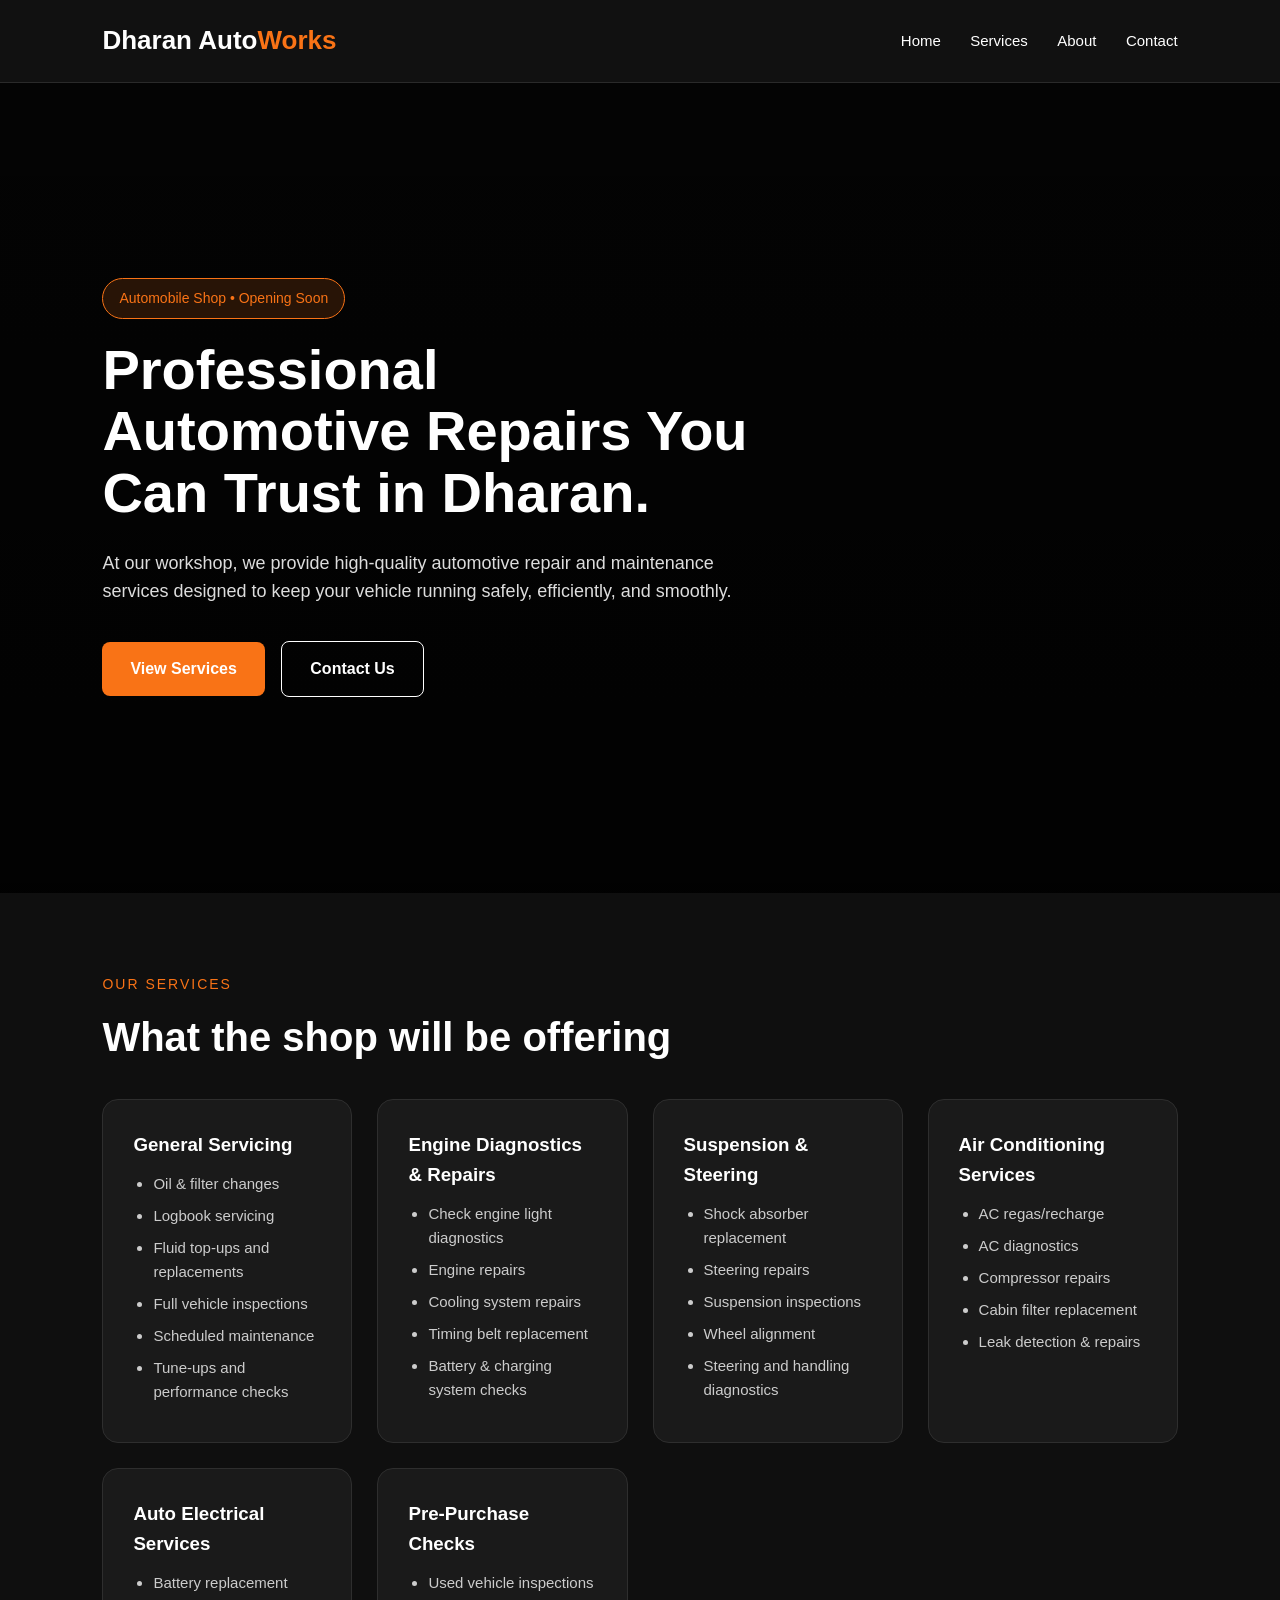
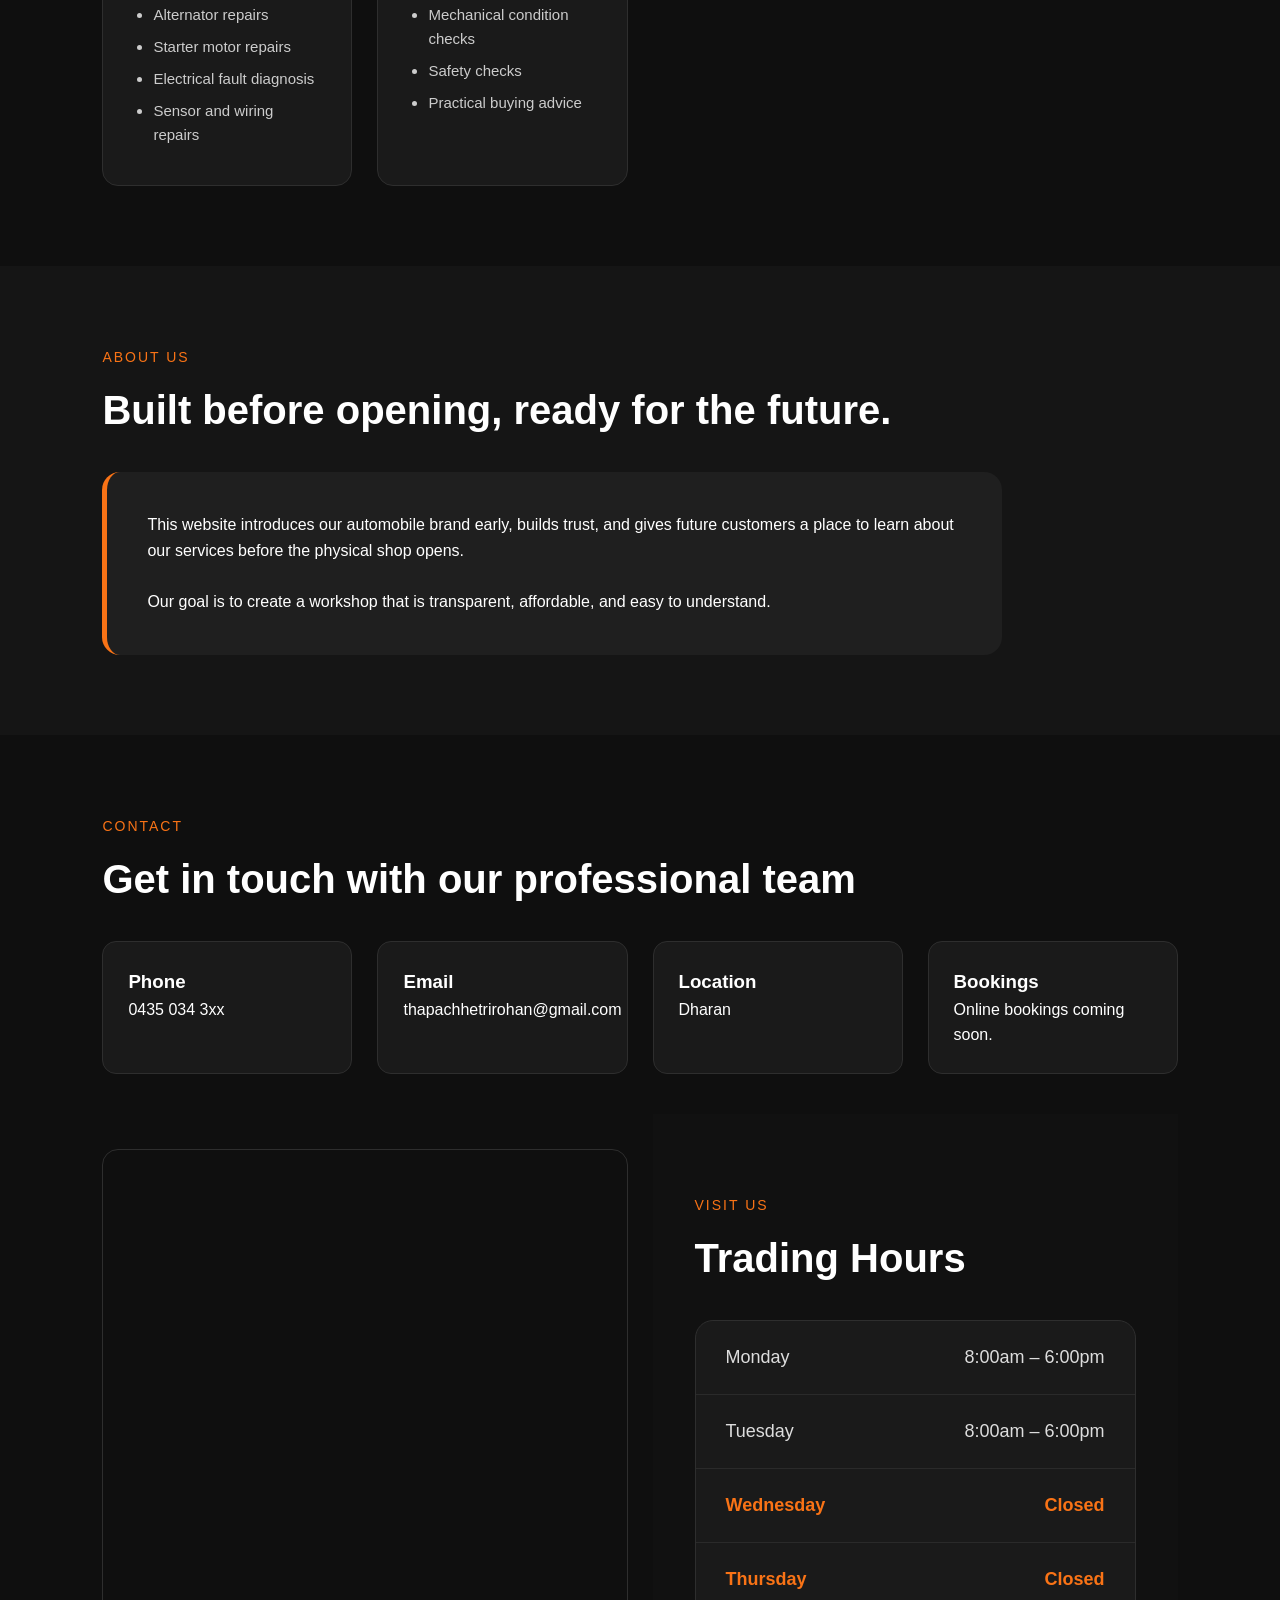
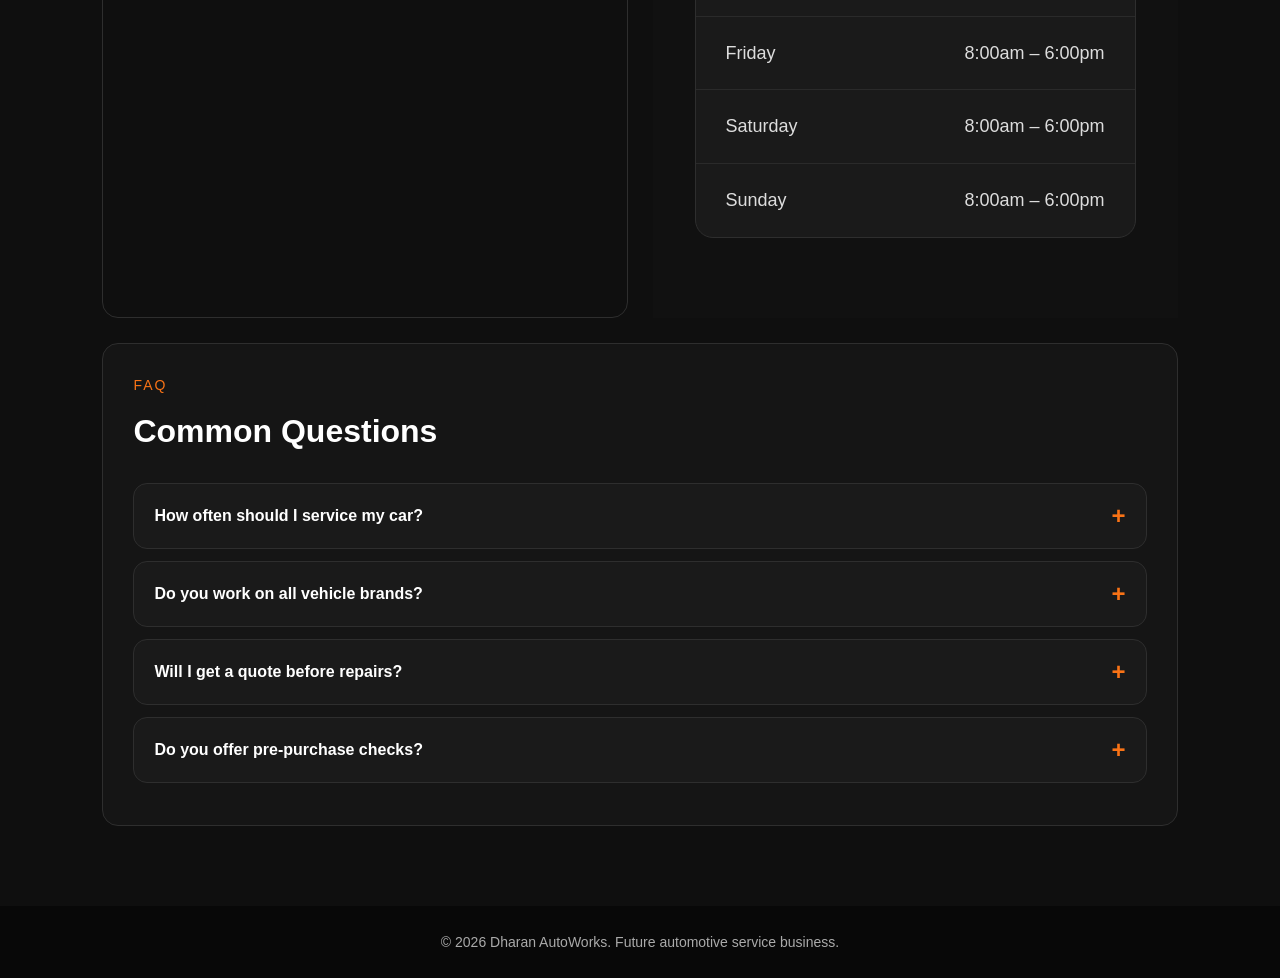
<file: index.html>
<!DOCTYPE html>
<html lang="en">
<head>
  <meta charset="UTF-8" />
  <meta name="viewport" content="width=device-width, initial-scale=1.0" />
  <title>Dharan AutoWorks | Future Automobile Shop</title>
  <link rel="stylesheet" href="style.css" />
</head>
<body>

  <header>
    <div class="logo">Dharan Auto<span>Works</span></div>
    <nav>
      <a href="#home">Home</a>
      <a href="#services">Services</a>
      <a href="#about">About</a>
      <a href="#contact">Contact</a>
    </nav>
  </header>

  <section class="hero" id="home">
    <div class="hero-content">
      <span class="badge">Automobile Shop • Opening Soon</span>
      <h1>Professional Automotive Repairs You Can Trust in Dharan.</h1>
      <p>
        At our workshop, we provide high-quality automotive repair and maintenance services designed to keep your vehicle running safely, efficiently, and smoothly.
      </p>
      <a href="#services" class="btn">View Services</a>
      <a href="#contact" class="btn btn-outline">Contact Us</a>
    </div>
  </section>

  <section id="services">
    <p class="section-title">Our Services</p>
    <h2>What the shop will be offering</h2>

    <div class="services-grid">

      <div class="card">
        <h3>General Servicing</h3>
        <ul>
          <li>Oil & filter changes</li>
          <li>Logbook servicing</li>
          <li>Fluid top-ups and replacements</li>
          <li>Full vehicle inspections</li>
          <li>Scheduled maintenance</li>
          <li>Tune-ups and performance checks</li>
        </ul>
      </div>

      <div class="card">
        <h3>Engine Diagnostics & Repairs</h3>
        <ul>
          <li>Check engine light diagnostics</li>
          <li>Engine repairs</li>
          <li>Cooling system repairs</li>
          <li>Timing belt replacement</li>
          <li>Battery & charging system checks</li>
        </ul>
      </div>

      <div class="card">
        <h3>Suspension & Steering</h3>
        <ul>
          <li>Shock absorber replacement</li>
          <li>Steering repairs</li>
          <li>Suspension inspections</li>
          <li>Wheel alignment</li>
          <li>Steering and handling diagnostics</li>
        </ul>
      </div>

      <div class="card">
        <h3>Air Conditioning Services</h3>
        <ul>
          <li>AC regas/recharge</li>
          <li>AC diagnostics</li>
          <li>Compressor repairs</li>
          <li>Cabin filter replacement</li>
          <li>Leak detection & repairs</li>
        </ul>
      </div>

      <div class="card">
        <h3>Auto Electrical Services</h3>
        <ul>
          <li>Battery replacement</li>
          <li>Alternator repairs</li>
          <li>Starter motor repairs</li>
          <li>Electrical fault diagnosis</li>
          <li>Sensor and wiring repairs</li>
        </ul>
      </div>

      <div class="card">
        <h3>Pre-Purchase Checks</h3>
        <ul>
          <li>Used vehicle inspections</li>
          <li>Mechanical condition checks</li>
          <li>Safety checks</li>
          <li>Practical buying advice</li>
        </ul>
      </div>

    </div>
  </section>

  <section class="about" id="about">
    <p class="section-title">About Us</p>
    <h2>Built before opening, ready for the future.</h2>

    <div class="about-box">
      <p>
        This website introduces our automobile brand early, builds trust, and gives future customers a place to learn about our services before the physical shop opens.
      </p>
      <br />
      <p>
        Our goal is to create a workshop that is transparent, affordable, and easy to understand.
      </p>
    </div>
  </section>

  <section id="contact">
    <p class="section-title">Contact</p>
    <h2>Get in touch with our professional team</h2>

    <div class="contact-box">
      <div class="contact-item">
        <h3>Phone</h3>
        <p>0435 034 3xx
        </p>
      </div>

      <div class="contact-item">
        <h3>Email</h3>
        <p>thapachhetrirohan@gmail.com</p>
      </div>

      <div class="contact-item">
        <h3>Location</h3>
        <p> Dharan </p>
      </div>

      <div class="contact-item">
        <h3>Bookings</h3>
        <p>Online bookings coming soon.</p>
      </div>

    </div>
 
<div class="contact-extra">

  <div class="map-box">
    <iframe
      src="https://www.google.com/maps?q=26.814644,87.274342&output=embed"
      allowfullscreen
      loading="lazy">
    </iframe>
  </div>
 
  <section id="hours" class="hours-section">
  <p class="section-title">Visit Us</p>
  <h2>Trading Hours</h2>

  <div class="hours-container">
    <div class="hours-row">
      <span>Monday</span>
      <span>8:00am – 6:00pm</span>
    </div>

    <div class="hours-row">
      <span>Tuesday</span>
      <span>8:00am – 6:00pm</span>
    </div>

    <div class="hours-row closed">
      <span>Wednesday</span>
      <span>Closed</span>
    </div>

    <div class="hours-row closed">
      <span>Thursday</span>
      <span>Closed</span>
    </div>

    <div class="hours-row">
      <span>Friday</span>
      <span>8:00am – 6:00pm</span>
    </div>

    <div class="hours-row">
      <span>Saturday</span>
      <span>8:00am – 6:00pm</span>
    </div>

    <div class="hours-row">
      <span>Sunday</span>
      <span>8:00am – 6:00pm</span>
    </div>
  </div>
</section>



  <div class="faq-mini">
    <p class="section-title">FAQ</p>
    <h2>Common Questions</h2>

    <div class="faq-item">
      <button class="faq-question">
        How often should I service my car?
        <span>+</span>
      </button>
      <div class="faq-answer">
        <p>Most vehicles should be serviced every 5,000 to 10,000 km, or every 6 months depending on driving conditions.</p>
      </div>
    </div>

    <div class="faq-item">
      <button class="faq-question">
        Do you work on all vehicle brands?
        <span>+</span>
      </button>
      <div class="faq-answer">
        <p>Yes, we aim to service most vehicle makes and models including cars, SUVs, and commercial vehicles.</p>
      </div>
    </div>

    <div class="faq-item">
      <button class="faq-question">
        Will I get a quote before repairs?
        <span>+</span>
      </button>
      <div class="faq-answer">
        <p>Yes. We explain the issue, repair options, and estimated cost before major work begins.</p>
      </div>
    </div>

    <div class="faq-item">
      <button class="faq-question">
        Do you offer pre-purchase checks?
        <span>+</span>
      </button>
      <div class="faq-answer">
        <p>Yes. We can inspect used vehicles before purchase to help customers avoid hidden repair costs.</p>
      </div>
    </div>

  </div>
</div>
  </section>

  <footer>
    <p>© 2026 Dharan AutoWorks. Future automotive service business.</p>
  </footer>

  <script src="script.js"></script>
</body>
</html>
</file>
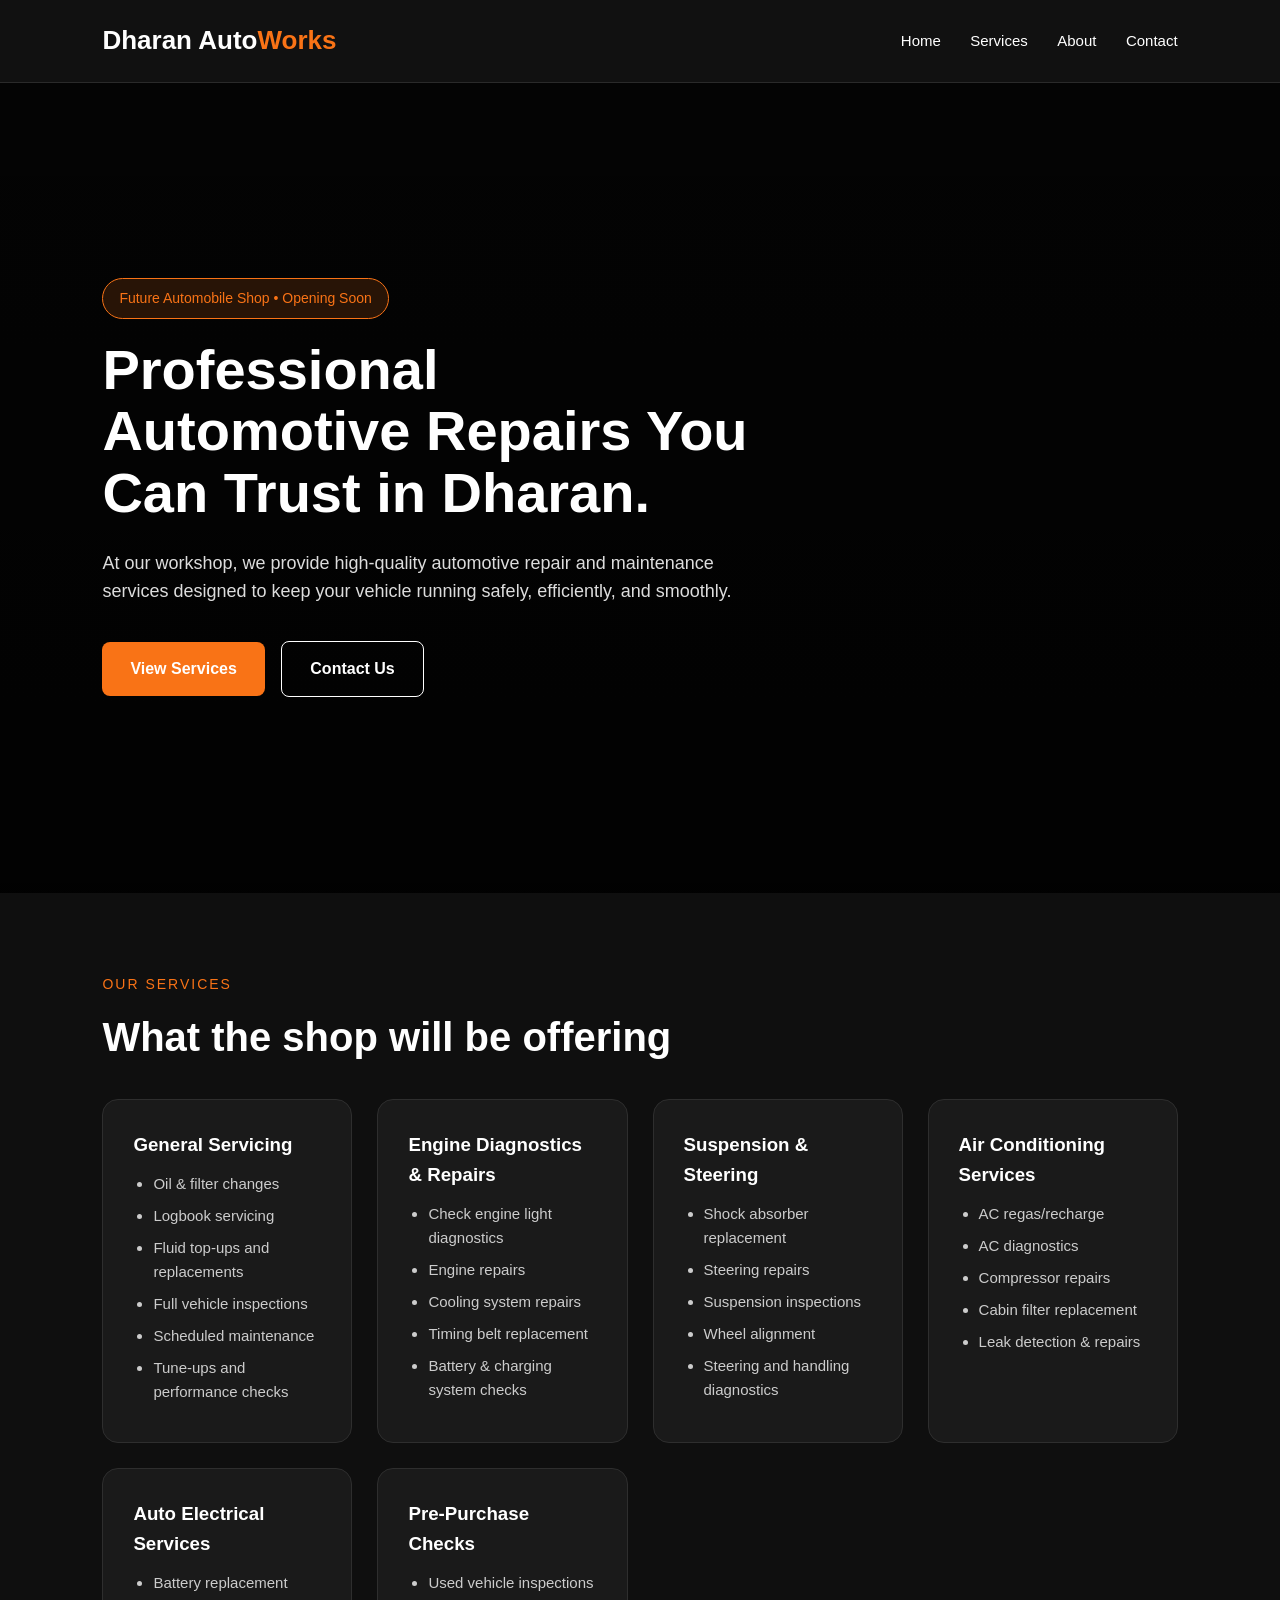
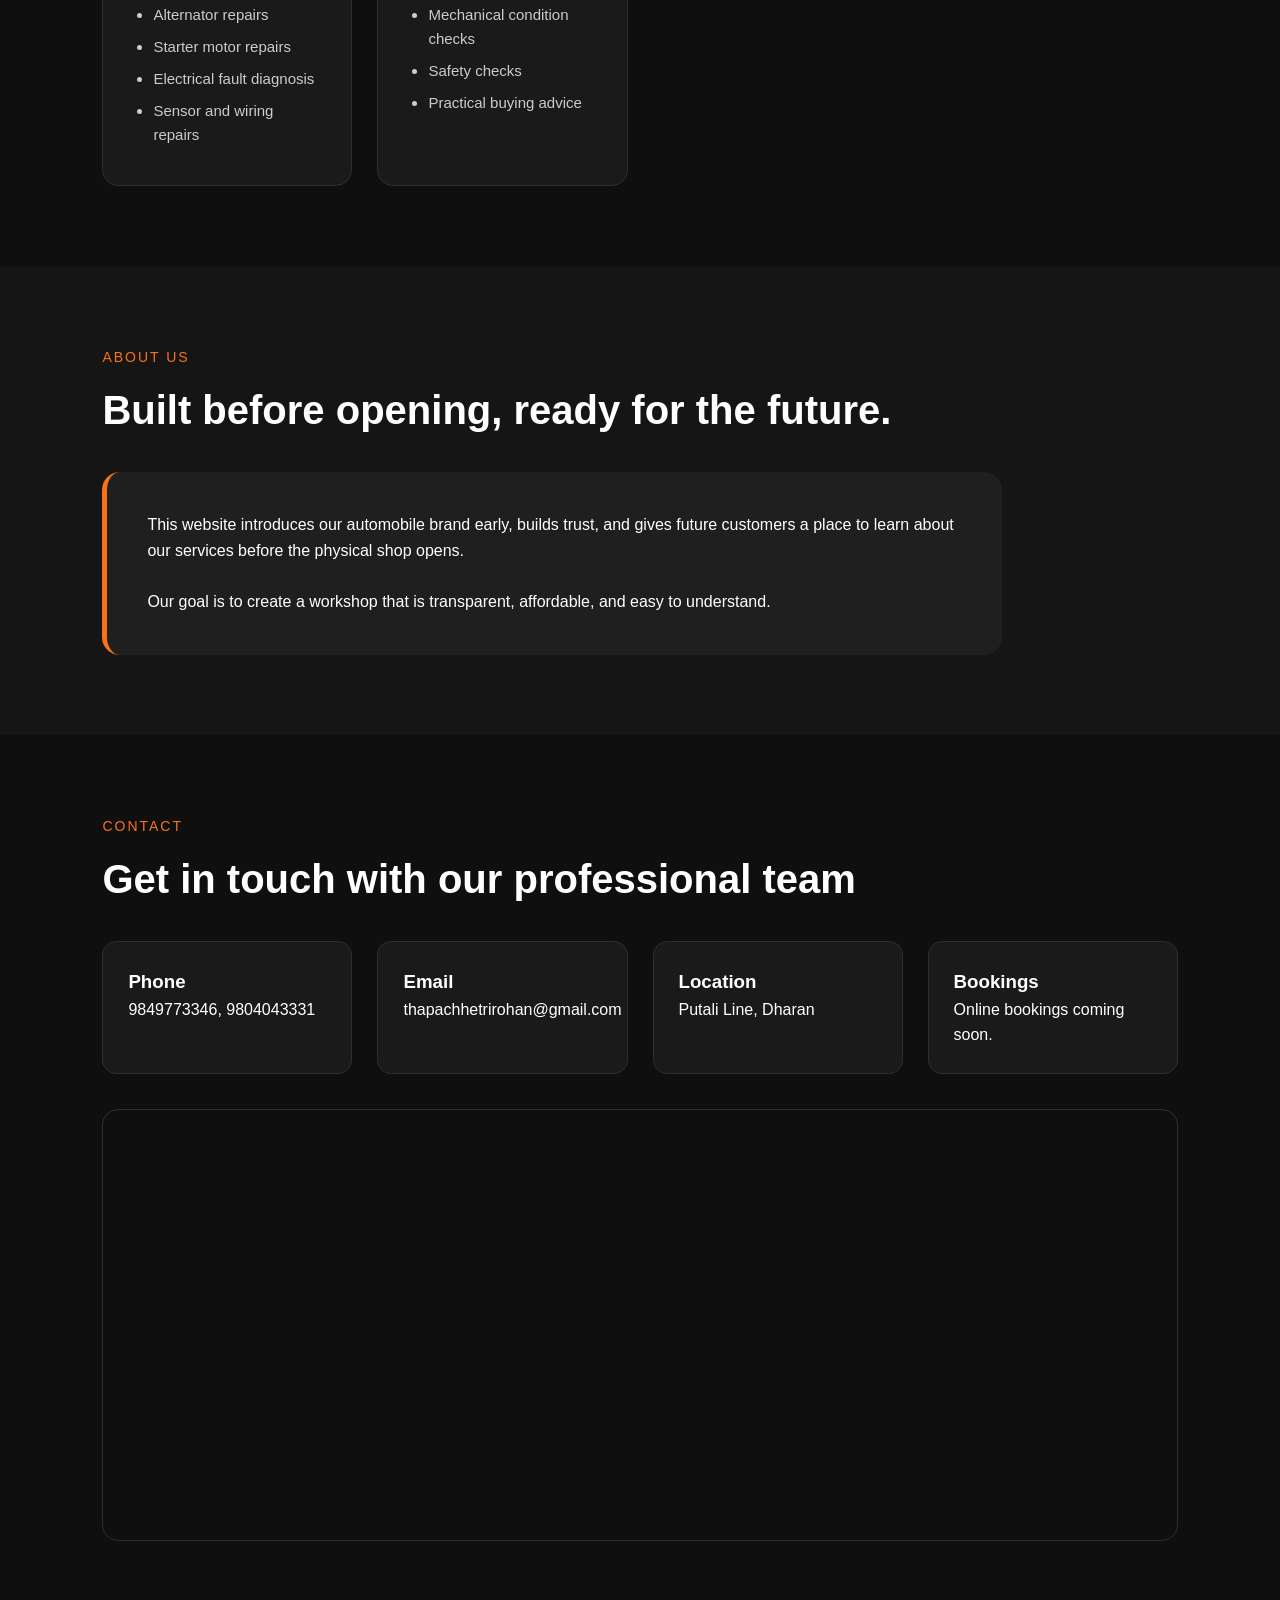
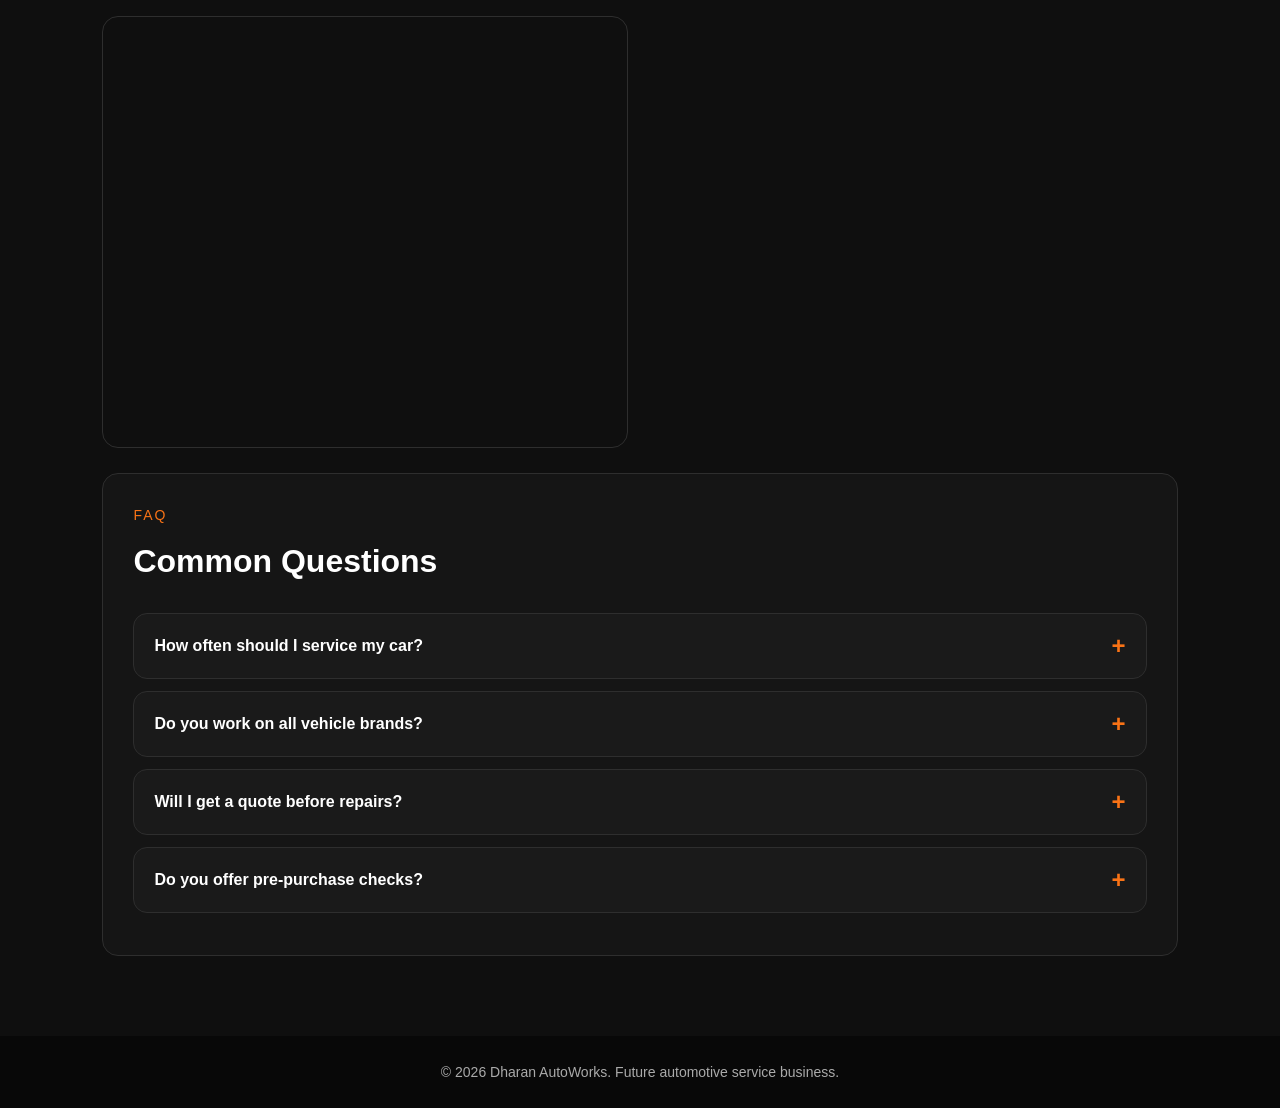
<file: index.htnl.html>
<!DOCTYPE html>
<html lang="en">
<head>
  <meta charset="UTF-8" />
  <meta name="viewport" content="width=device-width, initial-scale=1.0" />
  <title>Dharan AutoWorks | Future Automobile Shop</title>
  <link rel="stylesheet" href="style.css" />
</head>
<body>

  <header>
    <div class="logo">Dharan Auto<span>Works</span></div>
    <nav>
      <a href="#home">Home</a>
      <a href="#services">Services</a>
      <a href="#about">About</a>
      <a href="#contact">Contact</a>
    </nav>
  </header>

  <section class="hero" id="home">
    <div class="hero-content">
      <span class="badge">Future Automobile Shop • Opening Soon</span>
      <h1>Professional Automotive Repairs You Can Trust in Dharan.</h1>
      <p>
        At our workshop, we provide high-quality automotive repair and maintenance services designed to keep your vehicle running safely, efficiently, and smoothly.
      </p>
      <a href="#services" class="btn">View Services</a>
      <a href="#contact" class="btn btn-outline">Contact Us</a>
    </div>
  </section>

  <section id="services">
    <p class="section-title">Our Services</p>
    <h2>What the shop will be offering</h2>

    <div class="services-grid">

      <div class="card">
        <h3>General Servicing</h3>
        <ul>
          <li>Oil & filter changes</li>
          <li>Logbook servicing</li>
          <li>Fluid top-ups and replacements</li>
          <li>Full vehicle inspections</li>
          <li>Scheduled maintenance</li>
          <li>Tune-ups and performance checks</li>
        </ul>
      </div>

      <div class="card">
        <h3>Engine Diagnostics & Repairs</h3>
        <ul>
          <li>Check engine light diagnostics</li>
          <li>Engine repairs</li>
          <li>Cooling system repairs</li>
          <li>Timing belt replacement</li>
          <li>Battery & charging system checks</li>
        </ul>
      </div>

      <div class="card">
        <h3>Suspension & Steering</h3>
        <ul>
          <li>Shock absorber replacement</li>
          <li>Steering repairs</li>
          <li>Suspension inspections</li>
          <li>Wheel alignment</li>
          <li>Steering and handling diagnostics</li>
        </ul>
      </div>

      <div class="card">
        <h3>Air Conditioning Services</h3>
        <ul>
          <li>AC regas/recharge</li>
          <li>AC diagnostics</li>
          <li>Compressor repairs</li>
          <li>Cabin filter replacement</li>
          <li>Leak detection & repairs</li>
        </ul>
      </div>

      <div class="card">
        <h3>Auto Electrical Services</h3>
        <ul>
          <li>Battery replacement</li>
          <li>Alternator repairs</li>
          <li>Starter motor repairs</li>
          <li>Electrical fault diagnosis</li>
          <li>Sensor and wiring repairs</li>
        </ul>
      </div>

      <div class="card">
        <h3>Pre-Purchase Checks</h3>
        <ul>
          <li>Used vehicle inspections</li>
          <li>Mechanical condition checks</li>
          <li>Safety checks</li>
          <li>Practical buying advice</li>
        </ul>
      </div>

    </div>
  </section>

  <section class="about" id="about">
    <p class="section-title">About Us</p>
    <h2>Built before opening, ready for the future.</h2>

    <div class="about-box">
      <p>
        This website introduces our automobile brand early, builds trust, and gives future customers a place to learn about our services before the physical shop opens.
      </p>
      <br />
      <p>
        Our goal is to create a workshop that is transparent, affordable, and easy to understand.
      </p>
    </div>
  </section>

  <section id="contact">
    <p class="section-title">Contact</p>
    <h2>Get in touch with our professional team</h2>

    <div class="contact-box">
      <div class="contact-item">
        <h3>Phone</h3>
        <p>9849773346,
          9804043331
        </p>
      </div>

      <div class="contact-item">
        <h3>Email</h3>
        <p>thapachhetrirohan@gmail.com</p>
      </div>

      <div class="contact-item">
        <h3>Location</h3>
        <p>Putali Line, Dharan </p>
      </div>

      <div class="contact-item">
        <h3>Bookings</h3>
        <p>Online bookings coming soon.</p>
      </div>

    </div>
    <div class="map-box">
  <iframe
    src="https://www.google.com/maps?q=26.814644,87.274342&output=embed"
    allowfullscreen
    loading="lazy">
  </iframe>
</div>

<div class="contact-extra">

  <div class="map-box">
    <iframe
      src="https://www.google.com/maps?q=26.814644,87.274342&output=embed"
      allowfullscreen
      loading="lazy">
    </iframe>
  </div>

  <div class="faq-mini">
    <p class="section-title">FAQ</p>
    <h2>Common Questions</h2>

    <div class="faq-item">
      <button class="faq-question">
        How often should I service my car?
        <span>+</span>
      </button>
      <div class="faq-answer">
        <p>Most vehicles should be serviced every 5,000 to 10,000 km, or every 6 months depending on driving conditions.</p>
      </div>
    </div>

    <div class="faq-item">
      <button class="faq-question">
        Do you work on all vehicle brands?
        <span>+</span>
      </button>
      <div class="faq-answer">
        <p>Yes, we aim to service most vehicle makes and models including cars, SUVs, and commercial vehicles.</p>
      </div>
    </div>

    <div class="faq-item">
      <button class="faq-question">
        Will I get a quote before repairs?
        <span>+</span>
      </button>
      <div class="faq-answer">
        <p>Yes. We explain the issue, repair options, and estimated cost before major work begins.</p>
      </div>
    </div>

    <div class="faq-item">
      <button class="faq-question">
        Do you offer pre-purchase checks?
        <span>+</span>
      </button>
      <div class="faq-answer">
        <p>Yes. We can inspect used vehicles before purchase to help customers avoid hidden repair costs.</p>
      </div>
    </div>

  </div>

</div>

  </section>

  <footer>
    <p>© 2026 Dharan AutoWorks. Future automotive service business.</p>
  </footer>

  <script src="script.js"></script>
</body>
</html>
</file>
<file: style.css>
* {
  margin: 0;
  padding: 0;
  box-sizing: border-box;
  font-family: Arial, sans-serif;
}

body {
  background: #0f0f0f;
  color: #ffffff;
  line-height: 1.6;
}

header {
  background: #111111;
  padding: 20px 8%;
  display: flex;
  justify-content: space-between;
  align-items: center;
  position: sticky;
  top: 0;
  z-index: 1000;
  border-bottom: 1px solid #2a2a2a;
}

.logo {
  font-size: 26px;
  font-weight: bold;
}

.logo span {
  color: #f97316;
}

nav a {
  color: #ffffff;
  text-decoration: none;
  margin-left: 25px;
  font-size: 15px;
}

nav a:hover {
  color: #f97316;
}

.hero {
  min-height: 90vh;
  display: flex;
  align-items: center;
  padding: 80px 8%;
  background: linear-gradient(rgba(0,0,0,0.75), rgba(0,0,0,0.9)),
    url("https://images.unsplash.com/photo-1486262715619-67b85e0b08d3?auto=format&fit=crop&w=1600&q=80");
  background-size: cover;
  background-position: center;
}

.hero-content {
  max-width: 650px;
}

.badge {
  display: inline-block;
  background: rgba(249, 115, 22, 0.15);
  color: #f97316;
  padding: 8px 16px;
  border: 1px solid #f97316;
  border-radius: 30px;
  margin-bottom: 20px;
  font-size: 14px;
}

.hero h1 {
  font-size: 56px;
  line-height: 1.1;
  margin-bottom: 25px;
}

.hero p {
  color: #dddddd;
  font-size: 18px;
  margin-bottom: 35px;
}

.btn {
  display: inline-block;
  background: #f97316;
  color: #ffffff;
  padding: 14px 28px;
  border-radius: 8px;
  text-decoration: none;
  font-weight: bold;
  margin-right: 12px;
}

.btn:hover {
  background: #ea580c;
}

.btn-outline {
  background: transparent;
  border: 1px solid #ffffff;
}

section {
  padding: 80px 8%;
}

.section-title {
  color: #f97316;
  text-transform: uppercase;
  letter-spacing: 2px;
  font-size: 14px;
  margin-bottom: 10px;
}

h2 {
  font-size: 40px;
  margin-bottom: 30px;
}

.services-grid {
  display: grid;
  grid-template-columns: repeat(auto-fit, minmax(230px, 1fr));
  gap: 25px;
}

.card {
  background: #1a1a1a;
  border: 1px solid #2e2e2e;
  padding: 30px;
  border-radius: 16px;
  transition: 0.3s;
}

.card:hover {
  transform: translateY(-8px);
  border-color: #f97316;
}

.card h3 {
  margin-bottom: 12px;
  color: #ffffff;
}

.card ul {
  padding-left: 20px;
  color: #cccccc;
  font-size: 15px;
}

.card li {
  margin-bottom: 8px;
}

.about {
  background: #151515;
}

.about-box {
  max-width: 900px;
  background: #1f1f1f;
  padding: 40px;
  border-radius: 18px;
  border-left: 5px solid #f97316;
}

.contact-box {
  display: grid;
  grid-template-columns: repeat(auto-fit, minmax(250px, 1fr));
  gap: 25px;
}

.contact-item {
  background: #1a1a1a;
  padding: 25px;
  border-radius: 14px;
  border: 1px solid #2e2e2e;
}

footer {
  text-align: center;
  padding: 25px;
  background: #080808;
  color: #aaaaaa;
  font-size: 14px;
}

@media (max-width: 768px) {
  header {
    flex-direction: column;
    gap: 15px;
  }

  nav a {
    margin: 0 8px;
  }

  .hero h1 {
    font-size: 38px;
  }

  h2 {
    font-size: 32px;
  }
}
html {
  scroll-behavior: smooth;
}

.map-box {
  margin-top: 35px;
  border-radius: 16px;
  overflow: hidden;
  border: 1px solid #2e2e2e;
}

.contact-extra {
  display: grid;
  grid-template-columns: 1fr 1fr;
  gap: 25px;
  margin-top: 40px;
  align-items: stretch;
}

.map-box {
  border-radius: 16px;
  overflow: hidden;
  border: 1px solid #2e2e2e;
  min-height: 430px;
}

.map-box iframe {
  width: 100%;
  height: 100%;
  min-height: 430px;
  border: 0;
  display: block;
}







.faq-mini {
  background: #151515;
  border: 1px solid #2e2e2e;
  border-radius: 16px;
  padding: 30px;
}

.faq-mini h2 {
  font-size: 32px;
  margin-bottom: 25px;
}

.faq-item {
  background: #1a1a1a;
  border: 1px solid #2e2e2e;
  border-radius: 14px;
  margin-bottom: 12px;
  overflow: hidden;
}

.faq-question {
  width: 100%;
  background: transparent;
  color: #ffffff;
  border: none;
  padding: 18px 20px;
  font-size: 16px;
  font-weight: bold;
  text-align: left;
  cursor: pointer;
  display: flex;
  justify-content: space-between;
  align-items: center;
}

.faq-question span {
  color: #f97316;
  font-size: 24px;
  transition: 0.3s;
}

.faq-answer {
  max-height: 0;
  overflow: hidden;
  transition: max-height 0.35s ease;
}

.faq-answer p {
  color: #cccccc;
  padding: 0 20px 18px;
  font-size: 15px;
}

.faq-item.active {
  border-color: #f97316;
}

.faq-item.active .faq-question span {
  transform: rotate(45deg);
}

.faq-mini {
  width: 100%;
  max-width: 100%;
}

.faq-wrapper {
  width: 100%;
}





@media (max-width: 768px) {
  .contact-extra {
    grid-template-columns: 1fr;
  }

  .map-box,
  .map-box iframe {
    min-height: 320px;
  }

  .faq-mini {
    padding: 22px;
  }

  .faq-mini h2 {
    font-size: 28px;
  }
}

.hours-section {
  background: #111111;
}

.hours-container {
  max-width: 700px;
  margin-top: 30px;
  background: #1a1a1a;
  border-radius: 18px;
  overflow: hidden;
  border: 1px solid #2e2e2e;
}

.hours-row {
  display: flex;
  justify-content: space-between;
  padding: 22px 30px;
  border-bottom: 1px solid #2a2a2a;
  font-size: 18px;
  color: #dddddd;
}

.hours-row:last-child {
  border-bottom: none;
}

.closed {
  color: #f97316;
  font-weight: bold;
}

.faq-mini {
  grid-column: 1 / -1 !important;
  width: 100% !important;
  max-width: none !important;
}
</file>
